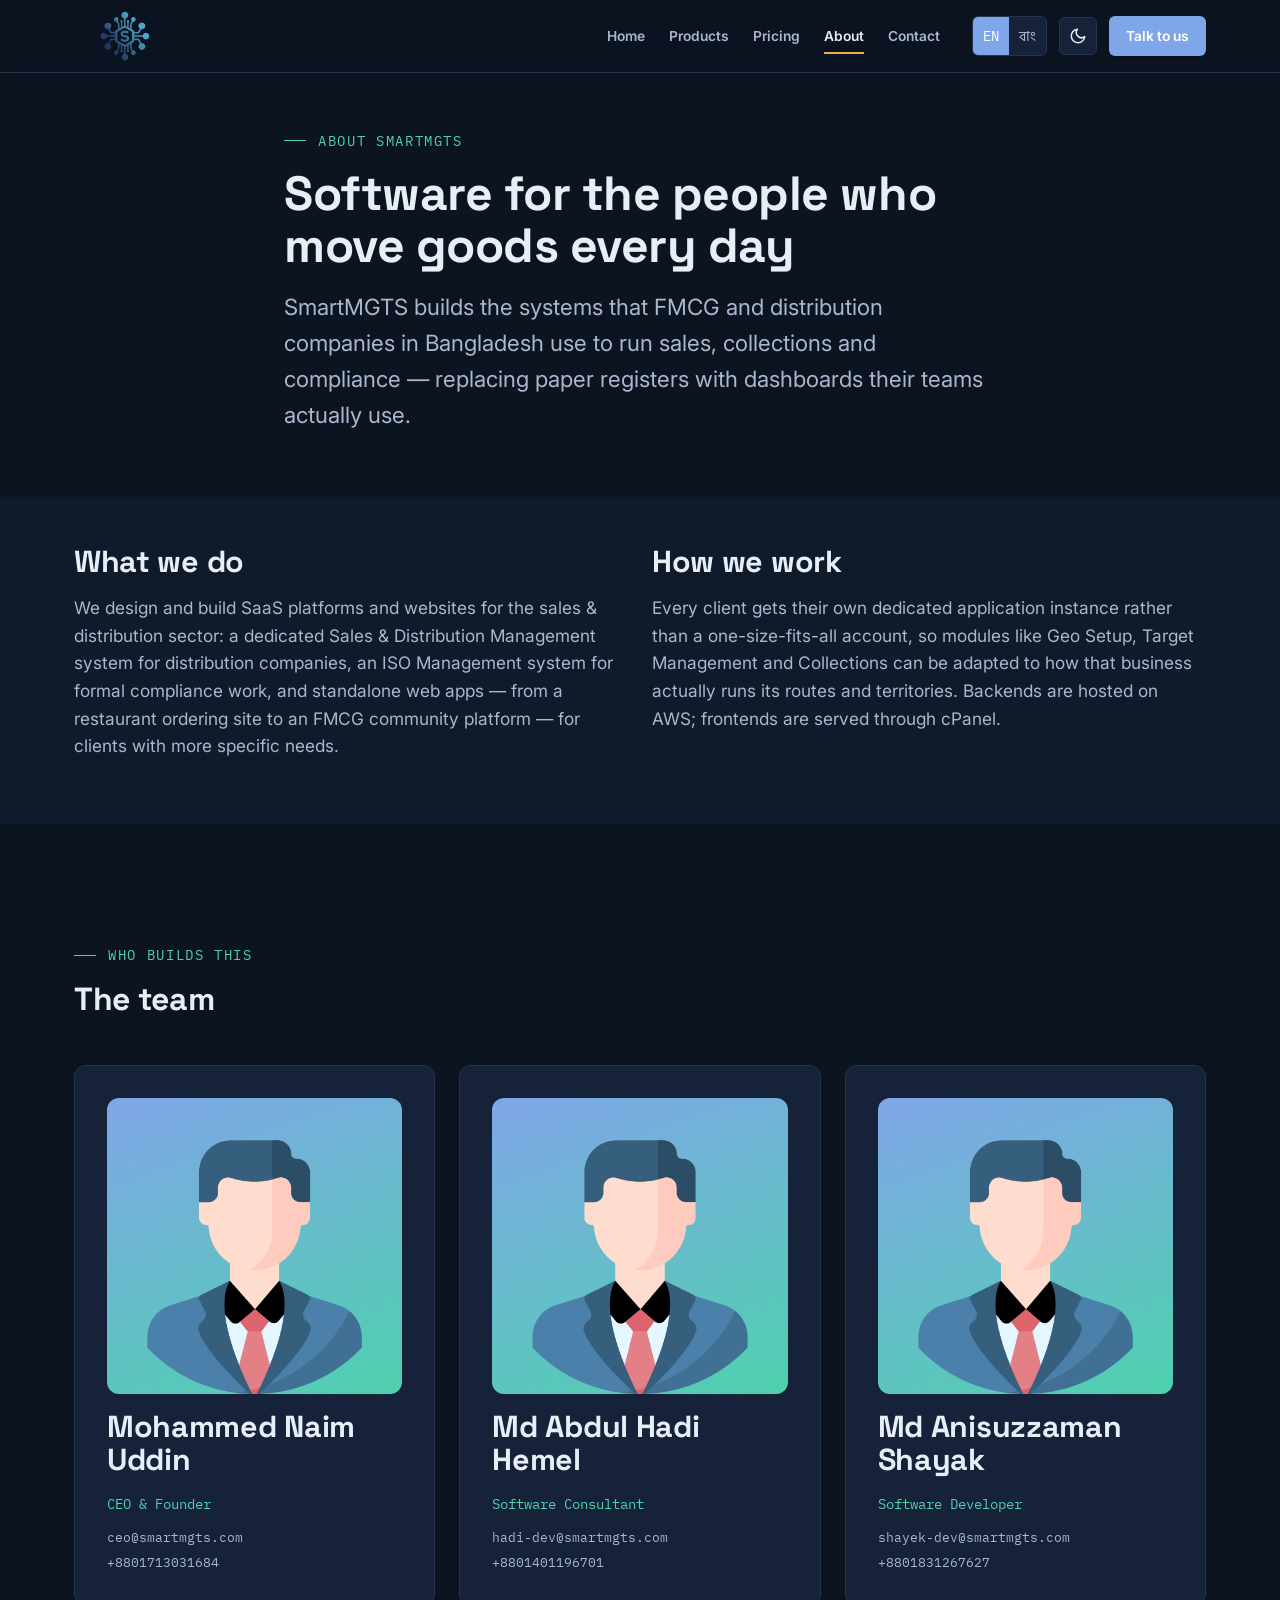
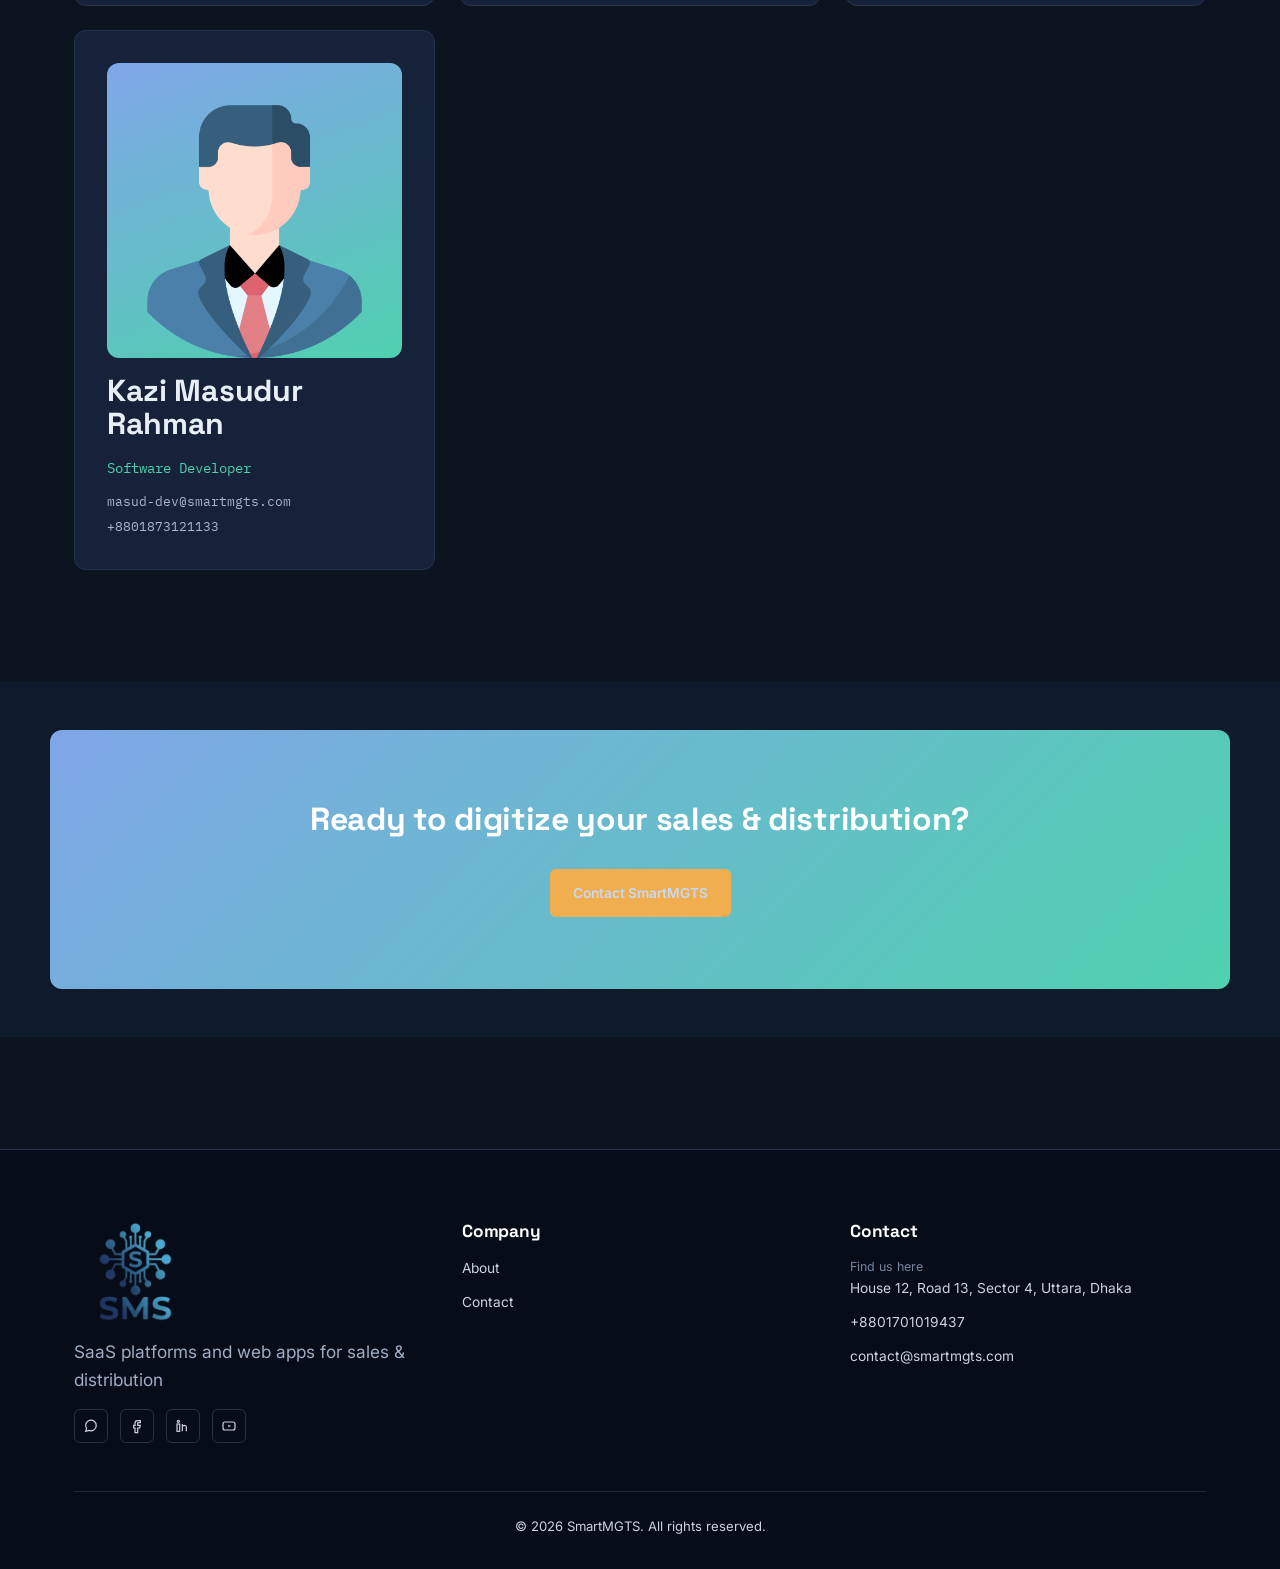
<file: about.html>
<!doctype html>
<html lang="en">
  <head>
    <meta charset="UTF-8" />
    <meta name="viewport" content="width=device-width, initial-scale=1" />
    <meta name="theme-color" content="#F2F5F4" />
    <title>About — SmartMGTS</title>
    <!-- favicon -->
    <link
      rel="apple-touch-icon"
      sizes="180x180"
      href="assets/images/favicon/apple-touch-icon.png"
    />
    <link
      rel="icon"
      type="image/png"
      sizes="32x32"
      href="assets/images/favicon/favicon-32x32.png"
    />
    <link
      rel="icon"
      type="image/png"
      sizes="16x16"
      href="assets/images/favicon/favicon-16x16.png"
    />
    <link rel="manifest" href="assets/images/favicon/site.webmanifest" />
    <!-- favicon -->
    <link rel="preconnect" href="https://fonts.googleapis.com" />
    <link
      href="https://fonts.googleapis.com/css2?family=Space+Grotesk:wght@500;600;700&family=Inter:wght@400;500;600;700&family=IBM+Plex+Mono:wght@400;500&family=Hind+Siliguri:wght@400;500;600;700&display=swap"
      rel="stylesheet"
    />
    <link rel="stylesheet" href="assets/css/variables.css" />
    <link rel="stylesheet" href="assets/css/base.css" />
    <link rel="stylesheet" href="assets/css/components.css" />
    <link rel="stylesheet" href="assets/css/animations.css" />
    <link rel="stylesheet" href="assets/css/responsive.css" />
    <link rel="stylesheet" href="assets/css/style.css" />
    <script>
      (function () {
        try {
          var t =
            localStorage.getItem("smartmgts-theme") ||
            (window.matchMedia("(prefers-color-scheme: dark)").matches
              ? "dark"
              : "light");
          document.documentElement.setAttribute("data-theme", t);
        } catch (e) {}
      })();
    </script>
  </head>
  <body>
    <a class="skip-link" href="#main">Skip to content</a>

    <header class="site-header">
      <div class="container site-header__bar">
        <a href="index.html" class="brand">
          <img
            src="/assets/images/logo_withoutText.png.png"
            alt="SmartMGTS logo"
            class="logo_img"
          />
        </a>

        <nav class="nav" id="primary-nav">
          <ul class="nav__list">
            <li>
              <a href="index.html" aria-current="page" data-i18n="nav.home"
                >Home</a
              >
            </li>
            <li>
              <a href="products.html" data-i18n="nav.products">Products</a>
            </li>
            <li><a href="pricing.html" data-i18n="nav.pricing">Pricing</a></li>
            <li><a href="about.html" data-i18n="nav.about">About</a></li>
            <li><a href="contact.html" data-i18n="nav.contact">Contact</a></li>
          </ul>
          <div class="nav__controls">
            <div class="lang-switch" role="group" aria-label="Language / ভাষা">
              <button type="button" data-lang="en" aria-pressed="true">
                EN
              </button>
              <button type="button" data-lang="bn" aria-pressed="false">
                বাং
              </button>
            </div>
            <button
              class="icon-btn"
              type="button"
              data-theme-toggle
              aria-pressed="false"
              data-i18n-aria="nav.themeAria"
              aria-label="Toggle light and dark mode"
            >
              <svg
                class="icon-sun"
                viewBox="0 0 24 24"
                fill="none"
                stroke="currentColor"
                stroke-width="2"
                stroke-linecap="round"
              >
                <circle cx="12" cy="12" r="4" />
                <path
                  d="M12 2v2M12 20v2M4.9 4.9l1.4 1.4M17.7 17.7l1.4 1.4M2 12h2M20 12h2M4.9 19.1l1.4-1.4M17.7 6.3l1.4-1.4"
                />
              </svg>
              <svg
                class="icon-moon"
                viewBox="0 0 24 24"
                fill="none"
                stroke="currentColor"
                stroke-width="2"
                stroke-linecap="round"
                stroke-linejoin="round"
              >
                <path d="M21 12.8A9 9 0 1 1 11.2 3a7 7 0 0 0 9.8 9.8Z" />
              </svg>
            </button>
            <a
              class="btn btn--primary btn--sm"
              href="contact.html"
              data-i18n="nav.cta"
              >Talk to us</a
            >
          </div>
        </nav>

        <button
          class="nav-toggle"
          type="button"
          data-nav-toggle
          aria-expanded="false"
          aria-controls="primary-nav"
          data-i18n-aria="nav.menuAria"
          aria-label="Toggle menu"
        >
          <svg
            viewBox="0 0 24 24"
            fill="none"
            stroke="currentColor"
            stroke-width="2"
            stroke-linecap="round"
          >
            <line x1="3" y1="6" x2="21" y2="6" />
            <line x1="3" y1="12" x2="21" y2="12" />
            <line x1="3" y1="18" x2="21" y2="18" />
          </svg>
        </button>
      </div>
    </header>

    <main id="main">
      <section class="section section--tight">
        <div class="container" style="max-width: 760px">
          <p class="eyebrow reveal" data-i18n="about.eyebrow">
            About SmartMGTS
          </p>
          <h1 class="reveal" data-i18n="about.title">
            Software for the people who move goods every day
          </h1>
          <p
            class="reveal"
            style="font-size: var(--step-1)"
            data-i18n="about.subtitle"
          >
            SmartMGTS builds the systems that FMCG and distribution companies in
            Bangladesh use to run sales, collections and compliance.
          </p>
        </div>
      </section>

      <section class="section section--tight section--alt">
        <div class="container grid grid--2">
          <div class="reveal">
            <h3 data-i18n="about.storyTitle">What we do</h3>
            <p data-i18n="about.storyBody">
              We design and build SaaS platforms and websites for the sales
              &amp; distribution sector.
            </p>
          </div>
          <div class="reveal">
            <h3 data-i18n="about.approachTitle">How we work</h3>
            <p data-i18n="about.approachBody">
              Every client gets their own dedicated application instance.
            </p>
          </div>
        </div>
      </section>

      <!-- <section class="section section--tight section--alt" id="leadership">
        <div class="container">
          <div class="section-head reveal">
            <p class="eyebrow" data-i18n="leadership.eyebrow">Leadership</p>
            <h2 data-i18n="leadership.title">Led by Mohammed Naim Uddin</h2>
            <p data-i18n="leadership.subtitle">
              Mohammed Naim Uddin is the CEO of Smart Management System
              (SmartMGTS), the company behind SmartMGTS and FDH (FMCG
              Distribution Hub) — software built for sales and distribution
              companies across Bangladesh.
            </p>
          </div>
          <div class="card reveal" style="padding: var(--sp-6)">
            <img src="" alt="" />
            <h3 itemprop="name">Mohammed Naim Uddin</h3>
            <p
              class="team-card__role"
              itemprop="jobTitle"
              data-i18n="leadership.role"
            >
              Chief Executive Officer, Smart Management System
            </p>
            <div class="team-card__meta">
              <a href="mailto:smartmgtsystem@gmail.com" itemprop="email"
                >smartmgtsystem@gmail.com</a
              >
              <a href="tel:+8801713031684" itemprop="telephone"
                >+8801713031684</a
              >
            </div>
          </div>
        </div>
      </section> -->

      <section class="section" id="team">
        <div class="container">
          <div class="section-head reveal">
            <p class="eyebrow" data-i18n="teamSection.eyebrow">
              Who builds this
            </p>
            <h2 data-i18n="about.teamTitle">The team</h2>
            <!-- <p data-i18n="about.teamSubtitle">
              Three people, covering consulting, development and delivery for
              every product on this site.
            </p> -->
          </div>
          <div class="grid grid--team">
            <div class="card team-card reveal">
              <!-- <div class="team-card__avatar">AH</div> -->
              <img
                src="assets/images/team/hadi.png"
                alt="Abdul Hadi Hemel"
                class="team-card__avatar"
              />
              <h3>Mohammed Naim Uddin</h3>
              <p class="team-card__role" data-i18n="team.naim.role">
                CEO &amp; Founder
              </p>
              <div class="team-card__meta">
                <a href="mailto:ceo@smartmgts.com"
                  >ceo@smartmgts.com</a
                >
                <a href="tel:+8801713031684">+8801713031684</a>
              </div>
            </div>
            <div class="card team-card reveal">
              <!-- <div class="team-card__avatar">AH</div> -->
              <img
                src="assets/images/team/hadi.png"
                alt="Abdul Hadi Hemel"
                class="team-card__avatar"
              />
              <h3>Md Abdul Hadi Hemel</h3>
              <p class="team-card__role" data-i18n="team.hemel.role">
                Software Consultant
              </p>
              <div class="team-card__meta">
                <a href="mailto:hadi-dev@smartmgts.com"
                  >hadi-dev@smartmgts.com</a
                >
                <a href="tel:+8801401196701">+8801401196701</a>
              </div>
            </div>

            <div class="card team-card reveal">
              <!-- <div class="team-card__avatar">AS</div> -->
              <img
                src="assets/images/team/hadi.png"
                alt="Md Anisuzzaman Shayak"
                class="team-card__avatar"
              />
              <h3>Md Anisuzzaman Shayak</h3>
              <p class="team-card__role" data-i18n="team.shayak.role">
                Software Developer
              </p>
              <div class="team-card__meta">
                <a href="mailto:shayek-dev@smartmgts.com"
                  >shayek-dev@smartmgts.com</a
                >
                <a href="tel:+8801831267627">+8801831267627</a>
              </div>
            </div>

            <div class="card team-card reveal">
              <!-- <div class="team-card__avatar">KM</div> -->
              <img
                src="assets/images/team/hadi.png"
                alt="Kazi Masudur Rahman"
                class="team-card__avatar"
              />
              <h3>Kazi Masudur Rahman</h3>
              <p class="team-card__role" data-i18n="team.masudur.role">
                Software Developer
              </p>
              <div class="team-card__meta">
                <a href="mailto:masud-dev@smartmgts.com"
                  >masud-dev@smartmgts.com</a
                >
                <a href="tel:+8801873121133">+8801873121133</a>
              </div>
            </div>
          </div>
        </div>
      </section>

      <section class="section section--tight section--alt">
        <div
          class="container card reveal"
          style="
            text-align: center;
            padding: var(--sp-7);
            background: linear-gradient(
              135deg,
              var(--color-brand),
              var(--color-route)
            );
            border: none;
          "
        >
          <h2 style="color: #fff" data-i18n="ctaBand.title">
            Ready to digitize your sales &amp; distribution?
          </h2>
          <a
            class="btn btn--accent"
            href="contact.html"
            style="margin-top: var(--sp-3)"
            data-i18n="ctaBand.cta"
            >Contact SmartMGTS</a
          >
        </div>
      </section>
    </main>

    <footer class="site-footer" id="footer-include"></footer>

    <script src="assets/js/theme.js"></script>
    <script src="assets/js/i18n.js"></script>
    <script src="assets/js/main.js"></script>
    <script src="assets/js/footer.js"></script>
  </body>
</html>
</file>
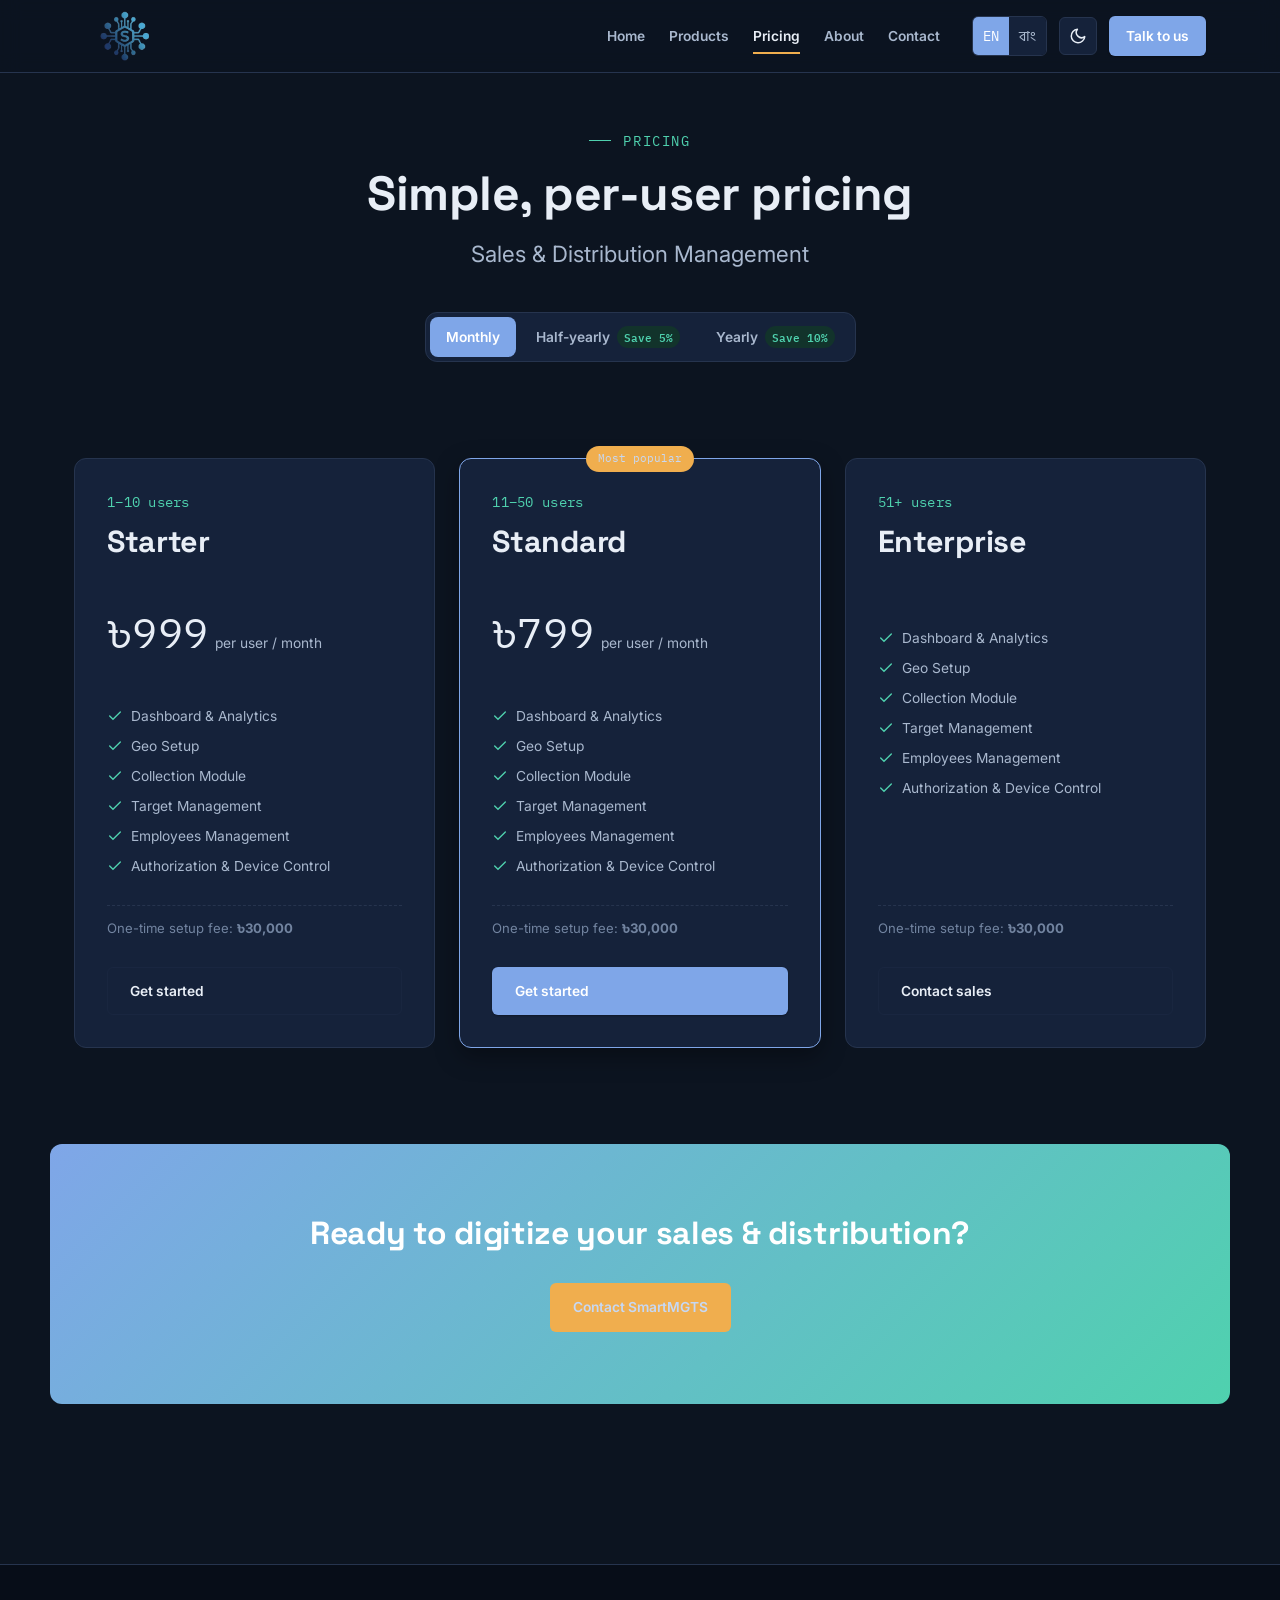
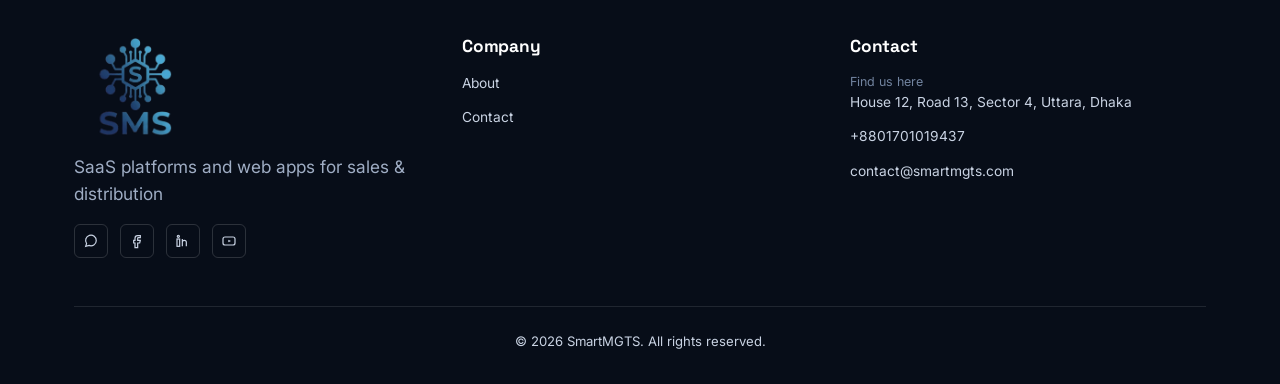
<file: pricing.html>
<!DOCTYPE html>
<html lang="en">
<head>
<meta charset="UTF-8">
<meta name="viewport" content="width=device-width, initial-scale=1">
<meta name="theme-color" content="#F2F5F4">
<title>Pricing — SmartMGTS</title>
<!-- favicon -->
    <link
      rel="apple-touch-icon"
      sizes="180x180"
      href="assets/images/favicon/apple-touch-icon.png"
    />
    <link
      rel="icon"
      type="image/png"
      sizes="32x32"
      href="assets/images/favicon/favicon-32x32.png"
    />
    <link
      rel="icon"
      type="image/png"
      sizes="16x16"
      href="assets/images/favicon/favicon-16x16.png"
    />
    <link rel="manifest" href="assets/images/favicon/site.webmanifest" />
    <!-- favicon -->
<link rel="preconnect" href="https://fonts.googleapis.com">
<link href="https://fonts.googleapis.com/css2?family=Space+Grotesk:wght@500;600;700&family=Inter:wght@400;500;600;700&family=IBM+Plex+Mono:wght@400;500&family=Hind+Siliguri:wght@400;500;600;700&display=swap" rel="stylesheet">
<link rel="stylesheet" href="assets/css/variables.css">
<link rel="stylesheet" href="assets/css/base.css">
<link rel="stylesheet" href="assets/css/components.css">
<link rel="stylesheet" href="assets/css/animations.css">
<link rel="stylesheet" href="assets/css/pricing.css">
<link rel="stylesheet" href="assets/css/responsive.css">
<link rel="stylesheet" href="assets/css/style.css" />
<script>
  (function () {
    try {
      var t = localStorage.getItem('smartmgts-theme') ||
        (window.matchMedia('(prefers-color-scheme: dark)').matches ? 'dark' : 'light');
      document.documentElement.setAttribute('data-theme', t);
    } catch (e) {}
  })();
</script>
</head>
<body>
<a class="skip-link" href="#main">Skip to content</a>

  <header class="site-header">
      <div class="container site-header__bar">
        <a href="index.html" class="brand">
          <img src="/assets/images/logo_withoutText.png.png" alt="SmartMGTS logo" class="logo_img" />
        </a>

        <nav class="nav" id="primary-nav">
          <ul class="nav__list">
            <li>
              <a href="index.html" aria-current="page" data-i18n="nav.home"
                >Home</a
              >
            </li>
           <li>
              <a href="products.html" data-i18n="nav.products">Products</a>
            </li>
            <li><a href="pricing.html" data-i18n="nav.pricing">Pricing</a></li>
            <li><a href="about.html" data-i18n="nav.about">About</a></li>
            <li><a href="contact.html" data-i18n="nav.contact">Contact</a></li>
          </ul>
          <div class="nav__controls">
            <div class="lang-switch" role="group" aria-label="Language / ভাষা">
              <button type="button" data-lang="en" aria-pressed="true">
                EN
              </button>
              <button type="button" data-lang="bn" aria-pressed="false">
                বাং
              </button>
            </div>
            <button
              class="icon-btn"
              type="button"
              data-theme-toggle
              aria-pressed="false"
              data-i18n-aria="nav.themeAria"
              aria-label="Toggle light and dark mode"
            >
              <svg
                class="icon-sun"
                viewBox="0 0 24 24"
                fill="none"
                stroke="currentColor"
                stroke-width="2"
                stroke-linecap="round"
              >
                <circle cx="12" cy="12" r="4" />
                <path
                  d="M12 2v2M12 20v2M4.9 4.9l1.4 1.4M17.7 17.7l1.4 1.4M2 12h2M20 12h2M4.9 19.1l1.4-1.4M17.7 6.3l1.4-1.4"
                />
              </svg>
              <svg
                class="icon-moon"
                viewBox="0 0 24 24"
                fill="none"
                stroke="currentColor"
                stroke-width="2"
                stroke-linecap="round"
                stroke-linejoin="round"
              >
                <path d="M21 12.8A9 9 0 1 1 11.2 3a7 7 0 0 0 9.8 9.8Z" />
              </svg>
            </button>
            <a
              class="btn btn--primary btn--sm"
              href="contact.html"
              data-i18n="nav.cta"
              >Talk to us</a
            >
          </div>
        </nav>

        <button
          class="nav-toggle"
          type="button"
          data-nav-toggle
          aria-expanded="false"
          aria-controls="primary-nav"
          data-i18n-aria="nav.menuAria"
          aria-label="Toggle menu"
        >
          <svg
            viewBox="0 0 24 24"
            fill="none"
            stroke="currentColor"
            stroke-width="2"
            stroke-linecap="round"
          >
            <line x1="3" y1="6" x2="21" y2="6" />
            <line x1="3" y1="12" x2="21" y2="12" />
            <line x1="3" y1="18" x2="21" y2="18" />
          </svg>
        </button>
      </div>
  </header>

<main id="main">

  <!-- ============ PRICING HERO + BILLING TOGGLE ============ -->
  <section class="section section--tight">
    <div class="container" style="max-width: 720px; text-align:center; margin-inline:auto;">
      <p class="eyebrow reveal" style="justify-content:center;" data-i18n="pricing.eyebrow">Pricing</p>
      <h1 class="reveal" data-i18n="pricing.title">Simple, per-user pricing</h1>
      <p class="reveal" style="font-size: var(--step-1);" data-i18n="pricing.subtitle">Sales &amp; Distribution Management</p>

      <div class="billing-toggle reveal" role="group" aria-label="Billing cycle" style="margin-top: var(--sp-4);">
        <button type="button" data-billing="monthly" aria-pressed="false">
          <span data-i18n="pricing.billing.monthly">Monthly</span>
        </button>
        <button type="button" data-billing="half" aria-pressed="false">
          <span data-i18n="pricing.billing.half">Half-yearly</span>
          <span class="save-tag" data-i18n="pricing.billing.halfNote">Save 5%</span>
        </button>
        <button type="button" data-billing="yearly" aria-pressed="false">
          <span data-i18n="pricing.billing.yearly">Yearly</span>
          <span class="save-tag" data-i18n="pricing.billing.yearlyNote">Save 10%</span>
        </button>
      </div>
    </div>
  </section>

  <!-- ============ TIER CARDS ============ -->
  <section class="section section--tight">
    <div class="container">
      <div class="grid grid--products">

        <div class="card price-card reveal">
          <span class="price-card__range mono" data-i18n="pricing.tiers.starter.range">1&ndash;10 users</span>
          <h3 data-i18n="pricing.tiers.starter.name">Starter</h3>
          <!-- <p data-i18n="pricing.tiers.starter.note">For a single point getting started with digital distribution.</p> -->
          <div class="price-amount">
            <span class="price-amount__num mono" data-tier-price="starter">৳999</span>
            <span class="price-amount__unit" data-i18n="pricing.perUser">per user / month</span>
          </div>
          <ul>
            <li><svg viewBox="0 0 24 24" fill="none" stroke="currentColor" stroke-width="2" stroke-linecap="round"><path d="M20 6 9 17l-5-5"/></svg><span data-i18n="features.dashboard.title">Dashboard &amp; Analytics</span></li>
            <li><svg viewBox="0 0 24 24" fill="none" stroke="currentColor" stroke-width="2" stroke-linecap="round"><path d="M20 6 9 17l-5-5"/></svg><span data-i18n="features.geo.title">Geo Setup</span></li>
            <li><svg viewBox="0 0 24 24" fill="none" stroke="currentColor" stroke-width="2" stroke-linecap="round"><path d="M20 6 9 17l-5-5"/></svg><span data-i18n="features.collection.title">Collection Module</span></li>
            <li><svg viewBox="0 0 24 24" fill="none" stroke="currentColor" stroke-width="2" stroke-linecap="round"><path d="M20 6 9 17l-5-5"/></svg><span data-i18n="features.targets.title">Target Management</span></li>
            <li><svg viewBox="0 0 24 24" fill="none" stroke="currentColor" stroke-width="2" stroke-linecap="round"><path d="M20 6 9 17l-5-5"/></svg><span data-i18n="features.employees.title">Employees Management</span></li>
            <li><svg viewBox="0 0 24 24" fill="none" stroke="currentColor" stroke-width="2" stroke-linecap="round"><path d="M20 6 9 17l-5-5"/></svg><span data-i18n="features.auth.title">Authorization &amp; Device Control</span></li>
          </ul>
          <p class="price-card__setup"><span data-i18n="pricing.setupFeeLabel">One-time setup fee</span>: <strong>৳30,000</strong></p>
          <a class="btn btn--ghost" href="contact.html" data-i18n="pricing.cta.getStarted">Get started</a>
        </div>

        <div class="card price-card price-card--popular reveal">
          <span class="price-card__popular-tag" data-i18n="pricing.mostPopular">Most popular</span>
          <span class="price-card__range mono" data-i18n="pricing.tiers.standard.range">11&ndash;50 users</span>
          <h3 data-i18n="pricing.tiers.standard.name">Standard</h3>
          <!-- <p data-i18n="pricing.tiers.standard.note">For growing teams running multiple routes and points.</p> -->
          <div class="price-amount">
            <span class="price-amount__num mono" data-tier-price="standard">৳799</span>
            <span class="price-amount__unit" data-i18n="pricing.perUser">per user / month</span>
          </div>
          <ul>
            <li><svg viewBox="0 0 24 24" fill="none" stroke="currentColor" stroke-width="2" stroke-linecap="round"><path d="M20 6 9 17l-5-5"/></svg><span data-i18n="features.dashboard.title">Dashboard &amp; Analytics</span></li>
            <li><svg viewBox="0 0 24 24" fill="none" stroke="currentColor" stroke-width="2" stroke-linecap="round"><path d="M20 6 9 17l-5-5"/></svg><span data-i18n="features.geo.title">Geo Setup</span></li>
            <li><svg viewBox="0 0 24 24" fill="none" stroke="currentColor" stroke-width="2" stroke-linecap="round"><path d="M20 6 9 17l-5-5"/></svg><span data-i18n="features.collection.title">Collection Module</span></li>
            <li><svg viewBox="0 0 24 24" fill="none" stroke="currentColor" stroke-width="2" stroke-linecap="round"><path d="M20 6 9 17l-5-5"/></svg><span data-i18n="features.targets.title">Target Management</span></li>
            <li><svg viewBox="0 0 24 24" fill="none" stroke="currentColor" stroke-width="2" stroke-linecap="round"><path d="M20 6 9 17l-5-5"/></svg><span data-i18n="features.employees.title">Employees Management</span></li>
            <li><svg viewBox="0 0 24 24" fill="none" stroke="currentColor" stroke-width="2" stroke-linecap="round"><path d="M20 6 9 17l-5-5"/></svg><span data-i18n="features.auth.title">Authorization &amp; Device Control</span></li>
          </ul>
          <p class="price-card__setup"><span data-i18n="pricing.setupFeeLabel">One-time setup fee</span>: <strong>৳30,000</strong></p>
          <a class="btn btn--primary" href="contact.html" data-i18n="pricing.cta.getStarted">Get started</a>
        </div>

        <div class="card price-card reveal">
          <span class="price-card__range mono" data-i18n="pricing.tiers.enterprise.range">51+ users</span>
          <h3 data-i18n="pricing.tiers.enterprise.name">Enterprise</h3>
          <!-- <p data-i18n="pricing.tiers.enterprise.note">For multi-region operations that need custom terms.</p> -->
          <!-- <div class="price-amount">
            <span class="price-amount__num mono" data-i18n="pricing.cta.contactSales">Contact sales</span>
          </div> -->
          <span class="price-card__billed mono">&nbsp;</span>
          <ul>
            <li><svg viewBox="0 0 24 24" fill="none" stroke="currentColor" stroke-width="2" stroke-linecap="round"><path d="M20 6 9 17l-5-5"/></svg><span data-i18n="features.dashboard.title">Dashboard &amp; Analytics</span></li>
            <li><svg viewBox="0 0 24 24" fill="none" stroke="currentColor" stroke-width="2" stroke-linecap="round"><path d="M20 6 9 17l-5-5"/></svg><span data-i18n="features.geo.title">Geo Setup</span></li>
            <li><svg viewBox="0 0 24 24" fill="none" stroke="currentColor" stroke-width="2" stroke-linecap="round"><path d="M20 6 9 17l-5-5"/></svg><span data-i18n="features.collection.title">Collection Module</span></li>
            <li><svg viewBox="0 0 24 24" fill="none" stroke="currentColor" stroke-width="2" stroke-linecap="round"><path d="M20 6 9 17l-5-5"/></svg><span data-i18n="features.targets.title">Target Management</span></li>
            <li><svg viewBox="0 0 24 24" fill="none" stroke="currentColor" stroke-width="2" stroke-linecap="round"><path d="M20 6 9 17l-5-5"/></svg><span data-i18n="features.employees.title">Employees Management</span></li>
            <li><svg viewBox="0 0 24 24" fill="none" stroke="currentColor" stroke-width="2" stroke-linecap="round"><path d="M20 6 9 17l-5-5"/></svg><span data-i18n="features.auth.title">Authorization &amp; Device Control</span></li>
          </ul>
          <p class="price-card__setup"><span data-i18n="pricing.setupFeeLabel">One-time setup fee</span>: <strong>৳30,000</strong></p>
          <a class="btn btn--ghost" href="contact.html" data-i18n="pricing.cta.contactSales">Contact sales</a>
        </div>

      </div>
    </div>
  </section>

  <!-- ============ CALCULATOR ============ -->
  <!-- <section class="section section--tight section--alt">
    <div class="container" style="max-width: 900px;">
      <div class="card reveal">
        <h3 data-i18n="pricing.calc.title">Estimate your monthly cost</h3>
        <div class="calc-box" style="margin-top: var(--sp-4);">
          <div>
            <label for="calc-users" style="display:block; font-size: var(--step--1); font-weight:600; margin-bottom: var(--sp-2);" data-i18n="pricing.calc.label">Number of users</label>
            <input type="range" id="calc-users" min="1" max="500" value="10" step="1">
            <p class="calc-users-display" style="margin-top: var(--sp-2);"><span id="calc-users-display">10</span></p>
          </div>
          <div>
            <div id="calc-result-rows" class="calc-result">
              <div class="calc-result__row"><span data-i18n="pricing.calc.tierLabel">Tier</span><span id="calc-tier">Starter</span></div>
              <div class="calc-result__row"><span data-i18n="pricing.calc.priceLabel">Price per user</span><span id="calc-price">৳999</span></div>
              <div class="calc-result__row calc-result__row--total"><span data-i18n="pricing.calc.totalLabel">Estimated total</span><span id="calc-total">৳9,990</span></div>
            </div>
            <p class="form-note" data-i18n="pricing.calc.perMonthNote">per month, before the one-time setup fee</p>
            <p class="form-note" id="calc-enterprise-note" hidden data-i18n="pricing.calc.enterpriseNote">51+ users is priced individually.</p>
          </div>
        </div>
      </div>
    </div>
  </section> -->

  <!-- ============ CTA ============ -->
  <section class="section section--tight">
    <div class="container card reveal" style="text-align:center; padding: var(--sp-7); background: linear-gradient(135deg, var(--color-brand), var(--color-route)); border: none;">
      <h2 style="color:#fff;" data-i18n="ctaBand.title">Ready to digitize your sales &amp; distribution?</h2>
      <a class="btn btn--accent" href="contact.html" style="margin-top:var(--sp-3);" data-i18n="ctaBand.cta">Contact SmartMGTS</a>
    </div>
  </section>

</main>

<footer class="site-footer" id="footer-include"></footer>

<script src="assets/js/theme.js"></script>
<script src="assets/js/i18n.js"></script>
<script src="assets/js/main.js"></script>
<script src="assets/js/pricing.js"></script>
<script src="assets/js/footer.js"></script>
</body>
</html>
</file>
<file: assets/css/variables.css>
/* ==========================================================================
   SmartMGTS — Design Tokens
   Theme: "Ledger & Route" — deep navy ink, mango signal, route-line teal.
   Grounded in the product's own world: geo routes, ledgers, SKU dashboards.
   ========================================================================== */

:root {
  /* ---- Type ---- */
  --font-display: 'Space Grotesk', 'Hind Siliguri', sans-serif;
  --font-body: 'Inter', 'Hind Siliguri', sans-serif;
  --font-bn: 'Hind Siliguri', 'Inter', sans-serif;
  --font-mono: 'IBM Plex Mono', 'Hind Siliguri', monospace;

  --step--1: clamp(0.78rem, 0.75rem + 0.2vw, 0.86rem);
  --step-0:  clamp(1rem, 0.96rem + 0.25vw, 1.08rem);
  --step-1:  clamp(1.2rem, 1.1rem + 0.5vw, 1.4rem);
  --step-2:  clamp(1.5rem, 1.3rem + 1vw, 1.9rem);
  --step-3:  clamp(1.9rem, 1.5rem + 2vw, 2.6rem);
  --step-4:  clamp(2.4rem, 1.8rem + 3vw, 3.6rem);
  --step-5:  clamp(3rem, 2.1rem + 4.5vw, 5rem);

  /* ---- Spacing (8px rhythm) ---- */
  --sp-1: 0.5rem;
  --sp-2: 0.75rem;
  --sp-3: 1rem;
  --sp-4: 1.5rem;
  --sp-5: 2rem;
  --sp-6: 3rem;
  --sp-7: 4.5rem;
  --sp-8: 7rem;

  --radius-s: 6px;
  --radius-m: 12px;
  --radius-l: 20px;
  --container: 1180px;

  --ease: cubic-bezier(.2, .8, .2, 1);
  --dur-fast: 160ms;
  --dur: 320ms;

  color-scheme: light;

  /* ---- Light theme ---- */
  --color-bg: #F2F5F4;
  --color-bg-alt: #E8EEEC;
  --color-surface: #FFFFFF;
  --color-surface-raised: #FFFFFF;
  --color-ink: #142033;
  --color-ink-soft: #4C5C72;
  --color-ink-faint: #7C8AA0;
  --color-border: #DCE3E0;
  --color-border-strong: #C3CDC9;

  --color-brand: #1B3B6F;
  --color-brand-ink: #0E2549;
  --color-accent: #D98C1F;
  --color-accent-ink: #8A570E;
  --color-route: #24806B;
  --color-route-soft: #DCEFE9;
  --color-danger: #B14435;
  --color-danger-soft: #F6E2DE;

  --shadow-s: 0 1px 2px rgba(20, 32, 51, 0.06);
  --shadow-m: 0 8px 24px rgba(20, 32, 51, 0.08);
  --shadow-l: 0 20px 48px rgba(20, 32, 51, 0.14);

  --grain-opacity: 0.035;
}

[data-theme="dark"] {
  color-scheme: dark;

  --color-bg: #0C1420;
  --color-bg-alt: #0F1A2A;
  --color-surface: #15223A;
  --color-surface-raised: #182742;
  --color-ink: #E8EEF6;
  --color-ink-soft: #A9B8CE;
  --color-ink-faint: #7284A0;
  --color-border: #26344E;
  --color-border-strong: #34456524;

  --color-brand: #7FA6E8;
  --color-brand-ink: #C6D8F4;
  --color-accent: #F0AE4E;
  --color-accent-ink: #FBD498;
  --color-route: #4FD1AE;
  --color-route-soft: #12332B;
  --color-danger: #E6796A;
  --color-danger-soft: #3A2020;

  --shadow-s: 0 1px 2px rgba(0, 0, 0, 0.3);
  --shadow-m: 0 8px 24px rgba(0, 0, 0, 0.35);
  --shadow-l: 0 24px 56px rgba(0, 0, 0, 0.5);

  --grain-opacity: 0.05;
}
</file>
<file: assets/css/base.css>
/* ==========================================================================
   Base — reset, typography, layout primitives
   ========================================================================== */

*, *::before, *::after { box-sizing: border-box; }
html { scroll-behavior: smooth; }
@media (prefers-reduced-motion: reduce) {
  html { scroll-behavior: auto; }
  *, *::before, *::after { animation-duration: 0.01ms !important; animation-iteration-count: 1 !important; transition-duration: 0.01ms !important; }
}

body {
  margin: 0;
  background: var(--color-bg);
  color: var(--color-ink);
  font-family: var(--font-body);
  font-size: var(--step-0);
  line-height: 1.6;
  -webkit-font-smoothing: antialiased;
  transition: background var(--dur) var(--ease), color var(--dur) var(--ease);
}

html[lang="bn"] body,
body.lang-bn { font-family: var(--font-bn); }

img { max-width: 100%; display: block; }
a { color: inherit; text-decoration: none; }
button { font: inherit; cursor: pointer; }
ul { margin: 0; padding: 0; list-style: none; }

h1, h2, h3, h4 {
  font-family: var(--font-display);
  line-height: 1.1;
  margin: 0 0 var(--sp-3);
  letter-spacing: -0.01em;
  color: var(--color-ink);
}
html[lang="bn"] h1, html[lang="bn"] h2, html[lang="bn"] h3, html[lang="bn"] h4 {
  font-family: var(--font-bn);
  letter-spacing: 0;
}

h1 { font-size: var(--step-5); }
h2 { font-size: var(--step-4); }
h3 { font-size: var(--step-2); }
h4 { font-size: var(--step-1); }

p { margin: 0 0 var(--sp-3); color: var(--color-ink-soft); }

.mono { font-family: var(--font-mono); letter-spacing: 0.02em; }

::selection { background: var(--color-accent); color: var(--color-brand-ink); }

:focus-visible {
  outline: 2px solid var(--color-accent);
  outline-offset: 3px;
  border-radius: 4px;
}

/* ---- Layout primitives ---- */
.container {
  width: 100%;
  max-width: var(--container);
  margin-inline: auto;
  padding-inline: var(--sp-4);
}

.section {
  padding-block: var(--sp-8);
  position: relative;
}
.section--tight { padding-block: var(--sp-6); }
.section--alt { background: var(--color-bg-alt); }

.eyebrow {
  display: inline-flex;
  align-items: center;
  gap: var(--sp-2);
  font-family: var(--font-mono);
  font-size: var(--step--1);
  letter-spacing: 0.12em;
  text-transform: uppercase;
  color: var(--color-route);
  margin-bottom: var(--sp-3);
}
.eyebrow::before {
  content: "";
  width: 22px;
  height: 1px;
  background: var(--color-route);
  border-top: 1px dashed var(--color-route);
  display: inline-block;
}

.section-head {
  max-width: 640px;
  margin-bottom: var(--sp-6);
}
.section-head--center { max-width: 640px; margin-inline: auto; text-align: center; }

.visually-hidden {
  position: absolute;
  width: 1px; height: 1px;
  overflow: hidden;
  clip: rect(0 0 0 0);
  white-space: nowrap;
}

.skip-link {
  position: absolute;
  left: var(--sp-3);
  top: -100px;
  background: var(--color-brand);
  color: #fff;
  padding: var(--sp-2) var(--sp-3);
  border-radius: var(--radius-s);
  z-index: 200;
  transition: top var(--dur-fast) var(--ease);
}
.skip-link:focus { top: var(--sp-3); }
</file>
<file: assets/css/components.css>
/* ==========================================================================
   Components
   ========================================================================== */

/* ---- Header ---- */
.site-header {
  position: sticky;
  top: 0;
  z-index: 100;
  background: color-mix(in srgb, var(--color-bg) 88%, transparent);
  backdrop-filter: blur(10px);
  border-bottom: 1px solid var(--color-border);
}
.site-header__bar {
  display: flex;
  align-items: center;
  justify-content: space-between;
  gap: var(--sp-4);
  padding-block: var(--sp-3);
}
.brand {
  display: flex;
  align-items: center;
  gap: var(--sp-2);
  font-family: var(--font-display);
  font-weight: 700;
  font-size: var(--step-1);
  color: var(--color-ink);
}
.brand__mark {
  width: 32px;
  height: 32px;
  flex-shrink: 0;
}
.brand__mark path {
  stroke: var(--color-brand);
}
.brand__mark circle {
  fill: var(--color-accent);
}

.nav {
  display: flex;
  align-items: center;
  gap: var(--sp-5);
}
.nav__list {
  display: flex;
  gap: var(--sp-4);
  font-size: var(--step--1);
  font-weight: 600;
}
.nav__list a {
  position: relative;
  padding-block: 4px;
  color: var(--color-ink-soft);
  transition: color var(--dur-fast) var(--ease);
}
.nav__list a:hover,
.nav__list a[aria-current="page"] {
  color: var(--color-ink);
}
.nav__list a[aria-current="page"]::after {
  content: "";
  position: absolute;
  left: 0;
  right: 0;
  bottom: -6px;
  height: 2px;
  background: var(--color-accent);
}

.nav__controls {
  display: flex;
  align-items: center;
  gap: var(--sp-2);
}

.icon-btn {
  display: inline-flex;
  align-items: center;
  justify-content: center;
  width: 38px;
  height: 38px;
  border-radius: var(--radius-s);
  border: 1px solid var(--color-border);
  background: var(--color-surface);
  color: var(--color-ink);
  transition:
    border-color var(--dur-fast) var(--ease),
    transform var(--dur-fast) var(--ease);
}
.icon-btn:hover {
  border-color: var(--color-brand);
  transform: translateY(-1px);
}
.icon-btn svg {
  width: 18px;
  height: 18px;
}
.icon-btn .icon-moon {
  display: none;
}
[data-theme="dark"] .icon-btn .icon-sun {
  display: none;
}
[data-theme="dark"] .icon-btn .icon-moon {
  display: block;
}

.lang-switch {
  display: flex;
  border: 1px solid var(--color-border);
  border-radius: var(--radius-s);
  overflow: hidden;
  font-family: var(--font-mono);
  font-size: var(--step--1);
}
.lang-switch button {
  background: var(--color-surface);
  color: var(--color-ink-soft);
  border: 0;
  padding: 8px 10px;
  transition:
    background var(--dur-fast) var(--ease),
    color var(--dur-fast) var(--ease);
}
.lang-switch button[aria-pressed="true"] {
  background: var(--color-brand);
  color: #fff;
}

.nav-toggle {
  display: none;
  border: 1px solid var(--color-border);
  background: var(--color-surface);
  border-radius: var(--radius-s);
  width: 38px;
  height: 38px;
  align-items: center;
  justify-content: center;
}
.nav-toggle svg {
  width: 20px;
  height: 20px;
}

/* ---- Buttons ---- */
.btn {
  display: inline-flex;
  align-items: center;
  gap: var(--sp-2);
  padding: 12px 22px;
  border-radius: var(--radius-s);
  font-weight: 600;
  font-size: var(--step--1);
  border: 1px solid transparent;
  transition:
    transform var(--dur-fast) var(--ease),
    box-shadow var(--dur-fast) var(--ease),
    background var(--dur-fast) var(--ease);
  white-space: nowrap;
}
.btn:hover {
  transform: translateY(-2px);
}
.btn--primary {
  background: var(--color-brand);
  color: #fff;
  box-shadow: var(--shadow-s);
}
.btn--primary:hover {
  box-shadow: var(--shadow-m);
}
.btn--accent {
  background: var(--color-accent);
  color: var(--color-brand-ink);
}
.btn--ghost {
  background: transparent;
  border-color: var(--color-border-strong);
  color: var(--color-ink);
}
.btn--ghost:hover {
  border-color: var(--color-brand);
}
.btn--sm {
  padding: 8px 16px;
  font-size: var(--step--1);
}

/* ---- Badges ---- */
.badge {
  display: inline-flex;
  align-items: center;
  gap: 6px;
  font-family: var(--font-mono);
  font-size: 0.72rem;
  letter-spacing: 0.04em;
  text-transform: uppercase;
  padding: 4px 9px;
  border-radius: 999px;
  border: 1px solid var(--color-border-strong);
}
.badge--live {
  color: var(--color-route);
  border-color: var(--color-route);
  background: var(--color-route-soft);
}
.badge--dev {
  color: var(--color-accent-ink);
  border-color: var(--color-accent);
  background: color-mix(in srgb, var(--color-accent) 16%, transparent);
}
.badge--live::before {
  content: "";
  width: 6px;
  height: 6px;
  border-radius: 50%;
  background: currentColor;
}

/* ---- Cards ---- */
.card {
  background: var(--color-surface);
  border: 1px solid var(--color-border);
  border-radius: var(--radius-m);
  padding: var(--sp-5);
  transition:
    transform var(--dur) var(--ease),
    box-shadow var(--dur) var(--ease),
    border-color var(--dur) var(--ease);
}
.card_img_container {
  width: 100%;
  aspect-ratio: 1.5;
  overflow: hidden;
  border-radius: var(--radius-m);
}

.card_img_container img {
  width: 100%;
  height: 100%;
  object-fit: cover;
}
.card:hover {
  transform: translateY(-4px);
  box-shadow: var(--shadow-m);
  border-color: var(--color-border-strong);
}

.card--product {
  display: flex;
  flex-direction: column;
  gap: var(--sp-3);
  height: 100%;
}
.card--product__top {
  display: flex;
  align-items: flex-start;
  justify-content: space-between;
  gap: var(--sp-2);
}
.card--product__icon {
  width: 44px;
  height: 44px;
  border-radius: var(--radius-s);
  background: var(--color-route-soft);
  color: var(--color-route);
  display: flex;
  align-items: center;
  justify-content: center;
}
.card--product__icon svg {
  width: 22px;
  height: 22px;
}
.card--product__links {
  display: flex;
  flex-wrap: wrap;
  gap: var(--sp-2);
  margin-top: auto;
  padding-top: var(--sp-2);
}
.card--product__links a {
  font-family: var(--font-mono);
  font-size: 0.78rem;
  color: var(--color-brand);
  border-bottom: 1px dashed var(--color-brand);
}
.card--product__tag {
  font-family: var(--font-mono);
  font-size: 0.72rem;
  color: var(--color-ink-faint);
}

.feature-card {
  text-align: left;
}
.feature-card__index {
  font-family: var(--font-mono);
  font-size: var(--step--1);
  color: var(--color-route);
}

.card_img_container {
  position: relative;
}

.badge--on-image {
  position: absolute;
  top: 10px;
  right: 10px;
  z-index: 2;
}

.card--product_title {
  font-size: 18px;
  margin: 0px;
}

.card--product__desc {
  font-size: 15px;
}
/* ---- Grids ---- */
.grid {
  display: grid;
  gap: var(--sp-4);
}
.grid--products {
  grid-template-columns: repeat(3, 1fr);
}
.grid--features {
  grid-template-columns: repeat(3, 1fr);
}
.grid--team {
  grid-template-columns: repeat(3, 1fr);
}
.grid--2 {
  grid-template-columns: 1fr 1fr;
}

/* ---- Stat strip ---- */
.stat-strip {
  display: flex;
  flex-wrap: wrap;
  gap: var(--sp-6);
  padding: var(--sp-4) 0;
  border-top: 1px solid var(--color-border);
  border-bottom: 1px solid var(--color-border);
}
.stat {
  display: flex;
  flex-direction: column;
  gap: 4px;
}
.stat__num {
  font-family: var(--font-mono);
  font-size: var(--step-2);
  color: var(--color-ink);
}
.stat__label {
  font-size: var(--step--1);
  color: var(--color-ink-soft);
}

/* ---- Team ---- */
.team-card {
  text-align: left;
}
.team-card__avatar {
  width: 100%;
  aspect-ratio: 1;
  border-radius: var(--radius-m);
  background: linear-gradient(160deg, var(--color-brand), var(--color-route));
  display: flex;
  align-items: center;
  justify-content: center;
  color: #fff;
  font-family: var(--font-display);
  font-size: var(--step-3);
  margin-bottom: var(--sp-3);
  object-fit: cover;
  object-position: top;
}
.team-card__role {
  color: var(--color-route);
  font-family: var(--font-mono);
  font-size: var(--step--1);
  margin-bottom: var(--sp-2);
}
.team-card__meta {
  display: flex;
  flex-direction: column;
  gap: 4px;
  font-family: var(--font-mono);
  font-size: 0.82rem;
  color: var(--color-ink-soft);
}
.team-card__meta a {
  color: var(--color-ink-soft);
}
.team-card__meta a:hover {
  color: var(--color-brand);
}

/* ---- Route divider ---- */
.route-divider {
  display: flex;
  align-items: center;
  gap: var(--sp-2);
  margin-block: var(--sp-6);
  color: var(--color-route);
}
.route-divider::before,
.route-divider::after {
  content: "";
  flex: 1;
  height: 0;
  border-top: 1.5px dashed var(--color-border-strong);
}

/* ---- Footer ---- */
.site-footer {
  background: var(--color-brand-ink, var(--color-surface));
  border-top: 1px solid var(--color-border);
  padding-block: var(--sp-7) var(--sp-5);
  margin-top: var(--sp-8);
}
[data-theme="light"] .site-footer,
:root:not([data-theme="dark"]) .site-footer {
  background: #101b30;
  color: #c9d3e3;
}
[data-theme="dark"] .site-footer {
  background: #070d18;
}
.site-footer,
.site-footer * {
  color: #c9d3e3;
}
.site-footer img {
  width: 120px;
  height: 100px;
  object-fit: contain;
}
.site-footer h4 {
  color: #fff;
  font-size: var(--step-0);
  margin-bottom: var(--sp-3);
}
.site-footer a:hover {
  color: var(--color-accent);
}
.footer-grid {
  display: grid;
  grid-template-columns: 4fr 4fr 4fr;
  gap: var(--sp-5);
  margin-bottom: var(--sp-6);
}
.footer-grid p {
  color: #9fadc4;
}
.footer-links li {
  margin-bottom: var(--sp-2);
  font-size: var(--step--1);
}
.footer-bottom {
  display: flex;
  justify-content: center;
  flex-wrap: wrap;
  gap: var(--sp-2);
  padding-top: var(--sp-4);
  border-top: 1px solid rgba(255, 255, 255, 0.1);
  font-size: 0.82rem;
  color: #7284a0;
}
.social-row {
  display: flex;
  gap: var(--sp-2);
}
.social-row a {
  width: 34px;
  height: 34px;
  border: 1px solid rgba(255, 255, 255, 0.15);
  border-radius: var(--radius-s);
  display: flex;
  align-items: center;
  justify-content: center;
}
.social-row svg {
  width: 16px;
  height: 16px;
}

/* ---- Forms ---- */
.form-field {
  margin-bottom: var(--sp-4);
}
.form-field label {
  display: block;
  font-size: var(--step--1);
  font-weight: 600;
  margin-bottom: 6px;
  color: var(--color-ink);
}
.form-field input,
.form-field textarea,
.form-field select {
  width: 100%;
  padding: 12px 14px;
  border-radius: var(--radius-s);
  border: 1px solid var(--color-border-strong);
  background: var(--color-surface);
  color: var(--color-ink);
  font: inherit;
  transition: border-color var(--dur-fast) var(--ease);
}
.form-field input:focus,
.form-field textarea:focus {
  border-color: var(--color-brand);
}
.form-note {
  font-size: 0.82rem;
  color: var(--color-ink-faint);
}

/* ---- FAQ ---- */
.faq-item {
  border-bottom: 1px solid var(--color-border);
  padding-block: var(--sp-3);
}
.faq-item summary {
  cursor: pointer;
  font-weight: 600;
  font-family: var(--font-display);
  font-size: var(--step-0);
  list-style: none;
  display: flex;
  justify-content: space-between;
  gap: var(--sp-3);
}
.faq-item summary::-webkit-details-marker {
  display: none;
}
.faq-item summary::after {
  content: "+";
  font-family: var(--font-mono);
  color: var(--color-route);
}
.faq-item[open] summary::after {
  content: "\2212";
}
.faq-item p {
  margin-top: var(--sp-2);
}

/* popup image */
.lightbox {
  position: fixed;
  inset: 0;
  display: none;
  align-items: center;
  justify-content: center;
  background: rgba(0, 0, 0, 0.85);
  z-index: 1000;
  padding: var(--sp-4);
}

.lightbox.is-open {
  display: flex;
}

.lightbox__img {
  max-width: 90vw;
  max-height: 90vh;
  border-radius: var(--sp-2);
  box-shadow: var(--shadow-md);
}

.lightbox__close {
  position: absolute;
  top: var(--sp-4);
  right: var(--sp-4);
  width: 44px;
  height: 44px;
  display: flex;
  align-items: center;
  justify-content: center;
  border: none;
  border-radius: 50%;
  background: rgba(255, 255, 255, 0.15);
  color: #fff;
  cursor: pointer;
  transition: background 0.2s ease;
}

.lightbox__close:hover {
  background: rgba(255, 255, 255, 0.3);
}

.lightbox__close svg {
  width: 22px;
  height: 22px;
}



/* * ============ TESTIMONIALS CAROUSEL ============ */ */
/* Append to assets/css/components.css (uses the same --sp-*, --color-*, --shadow-* tokens as the rest of the site) */
 
.testimonial-carousel {
  user-select: none;
  display: flex;
  align-items: center;
  gap: var(--sp-3);
  margin-top: var(--sp-6);
}
 
.testimonial-viewport {
  overflow: hidden;
  width: 100%;
}
 
.testimonial-track {
  display: flex;
  gap: var(--sp-4);
  list-style: none;
  margin: 0;
  padding: 0;
  transition: transform 0.45s cubic-bezier(0.65, 0, 0.35, 1);
  will-change: transform;
}
 
.testimonial-card {
  flex: 0 0 100%;
  max-width: 100%;
  box-sizing: border-box;
}
 
@media (min-width: 720px) {
  .testimonial-card {
    flex-basis: calc(50% - (var(--sp-4) / 2));
  }
}
 
@media (min-width: 1080px) {
  .testimonial-card {
    flex-basis: calc(33.333% - (var(--sp-4) * 2 / 3));
  }
}
 
.testimonial-card__inner {
  height: 100%;
  display: flex;
  flex-direction: column;
  gap: var(--sp-3);
  padding: var(--sp-5);
  border-radius: var(--sp-2);
  background: var(--color-surface, var(--color-bg-elevated, #fff));
  border: 1px solid var(--color-border, rgba(0, 0, 0, 0.08));
  box-shadow: var(--shadow-md);
}
 
.testimonial-card__quote-icon {
  width: 26px;
  height: 26px;
  color: var(--color-brand);
  opacity: 0.55;
}
 
.testimonial-card__quote {
  font-size: var(--step-0, 1rem);
  line-height: 1.65;
  flex-grow: 1;
  user-select: none;
}
 
.testimonial-card__meta {
  display: flex;
  align-items: center;
  gap: var(--sp-3);
  padding-top: var(--sp-3);
  border-top: 1px solid var(--color-border, rgba(0, 0, 0, 0.08));
}
 
.testimonial-card__logo {
  width: 44px;
  height: 44px;
  border-radius: 50%;
  flex-shrink: 0;
  overflow: hidden;
  display: flex;
  align-items: center;
  justify-content: center;
  font-family: var(--font-mono, "IBM Plex Mono", monospace);
  font-weight: 700;
  font-size: 0.85rem;
  color: #fff;
  background: linear-gradient(135deg, var(--color-brand), var(--color-route));
}
 
.testimonial-card__logo img {
  width: 100%;
  height: 100%;
  object-fit: contain;
  background: #fff;
}
 
.testimonial-card__name {
  font-weight: 600;
  font-size: 0.95rem;
  user-select: none;
}
 
.testimonial-card__role {
  font-size: 0.8rem;
  opacity: 0.65;
  user-select: none;
}

.testimonial-navs{
  display:flex;
  gap:var(--sp-2);
  margin-bottom:var(--sp-4);
  justify-content:flex-end;
}
 
.testimonial-nav {
  flex-shrink: 0;
  width: 40px;
  height: 40px;
  border-radius: 50%;
  border: 1px solid var(--color-border, rgba(0, 0, 0, 0.15));
  background: transparent;
  color: inherit;
  display: flex;
  align-items: center;
  justify-content: center;
  cursor: pointer;
  transition: background 0.2s ease, border-color 0.2s ease, color 0.2s ease;
}


/* .testimonial-nav--prev{
  margin-right: var(--sp-2);
  position:absolute;
  left:0;
  top:50%;
  transform:translateY(-50%);
} */
 
.testimonial-nav:hover {
  background: var(--color-brand);
  border-color: var(--color-brand);
  color: #fff;
}
 
.testimonial-nav svg {
  width: 18px;
  height: 18px;
}
 
.testimonial-dots {
  display: flex;
  justify-content: center;
  gap: var(--sp-2);
  margin-top: var(--sp-4);
}
 
.testimonial-dots button {
  width: 8px;
  height: 8px;
  padding: 0;
  border: none;
  border-radius: 50%;
  background: var(--color-border, rgba(0, 0, 0, 0.2));
  cursor: pointer;
  transition: transform 0.2s ease, background 0.2s ease;
}
 
.testimonial-dots button[aria-selected="true"] {
  background: var(--color-brand);
  transform: scale(1.3);
}
 
@media (prefers-reduced-motion: reduce) {
  .testimonial-track {
    transition: none;
  }
}
 
@media (max-width: 560px) {
  .testimonial-nav {
    display: none;
  }
}
</file>
<file: assets/css/animations.css>
/* ==========================================================================
   Animations — the route line is the site's signature motif
   ========================================================================== */

.route-svg path.route-line {
  fill: none;
  stroke: var(--color-route);
  stroke-width: 2;
  stroke-dasharray: 8 8;
  stroke-linecap: round;
  animation: route-flow 18s linear infinite;
}
.route-svg .route-node circle { fill: var(--color-surface); stroke: var(--color-brand); stroke-width: 2; }
.route-svg .route-node.is-hq circle { fill: var(--color-accent); stroke: var(--color-accent-ink); }
.route-svg .route-node text {
  font-family: var(--font-mono);
  font-size: 11px;
  fill: var(--color-ink-soft);
}

@keyframes route-flow {
  to { stroke-dashoffset: -400; }
}

@media (prefers-reduced-motion: reduce) {
  .route-svg path.route-line { animation: none; }
}

/* ---- Scroll reveal ---- */
.reveal {
  opacity: 0;
  transform: translateY(18px);
  transition: opacity 700ms var(--ease), transform 700ms var(--ease);
}
.reveal.is-visible { opacity: 1; transform: translateY(0); }

@media (prefers-reduced-motion: reduce) {
  .reveal { opacity: 1; transform: none; transition: none; }
}

/* ---- Theme toggle micro-interaction ---- */
.icon-btn svg { transition: transform var(--dur) var(--ease); }
.icon-btn:active svg { transform: scale(0.85) rotate(-10deg); }

/* ---- Mobile nav ---- */
@keyframes nav-drop {
  from { opacity: 0; transform: translateY(-8px); }
  to { opacity: 1; transform: translateY(0); }
}
</file>
<file: assets/css/responsive.css>
/* ==========================================================================
   Responsive
   ========================================================================== */

@media (max-width: 980px) {
  .grid--products { grid-template-columns: repeat(2, 1fr); }
  .grid--features { grid-template-columns: repeat(2, 1fr); }
  .grid--team { grid-template-columns: repeat(2, 1fr); }
  .footer-grid { grid-template-columns: 1fr 1fr; }
  .hero-layout { grid-template-columns: 1fr !important; }
  .hero-visual { display:none;order: -1; width: 100%; margin-inline: auto; }
}

@media (max-width: 720px) {
  .nav { position: fixed; inset: 62px 0 auto 0; background: var(--color-bg); border-bottom: 1px solid var(--color-border); padding: var(--sp-4); flex-direction: column; align-items: stretch; gap: var(--sp-4); transform: translateY(-8px); opacity: 0; pointer-events: none; transition: all var(--dur) var(--ease); }
  .nav.is-open { transform: translateY(0); opacity: 1; pointer-events: auto; animation: nav-drop var(--dur) var(--ease); }
  .nav__list { flex-direction: column; gap: var(--sp-3); }
  .nav__controls { justify-content: space-between; }
  .nav-toggle { display: inline-flex; }

  .grid--products { grid-template-columns: 1fr; }
  .grid--features { grid-template-columns: 1fr; }
  .grid--team { grid-template-columns: 1fr; }
  .grid--2 { grid-template-columns: 1fr; }
  .footer-grid { grid-template-columns: 1fr; gap: var(--sp-5); }
  .stat-strip { gap: var(--sp-4); }
  h1 { font-size: var(--step-4); }
  .section { padding-block: var(--sp-6); }
  .card{padding: var(--sp-3);}
}
</file>
<file: assets/css/style.css>
/* common start */
/* ------------------------- */
.section h1 {
  font-size: var(--sp-6);
}

.section h2 {
  font-size: var(--sp-5);
}

/* ----------------------- */
/* common end */

/* page wise */
/* ------------------------------------------- */

/* logo */
.logo_img {
  width: 100px;
  height: 50px;
  object-fit: contain;
  position: absolute;
}
/* home page/hero section */
.section.hero {
  padding-block: var(--sp-6);
}

#products {
  padding-block: var(--sp-6);
}

/* contact us page start */

.modal-overlay {
  position: fixed;
  inset: 0;
  background: rgba(15, 20, 18, 0.55);
  backdrop-filter: blur(3px);
  display: flex;
  align-items: center;
  justify-content: center;
  z-index: 1000;
  opacity: 0;
  animation: modalFadeIn 0.2s ease forwards;
}
.modal-overlay[hidden] {
  display: none;
}

@keyframes modalFadeIn {
  to {
    opacity: 1;
  }
}

.modal-box {
  background: var(--surface, #fff);
  color: var(--text, #1a1a1a);
  border-radius: 16px;
  padding: var(--sp-5, 2rem) var(--sp-4, 1.5rem);
  max-width: 380px;
  width: 90%;
  text-align: center;
  position: relative;
  box-shadow: 0 20px 50px rgba(0, 0, 0, 0.25);
  transform: translateY(12px) scale(0.96);
  opacity: 0;
  animation: modalPopIn 0.28s cubic-bezier(0.22, 1, 0.36, 1) 0.05s forwards;
}

@keyframes modalPopIn {
  to {
    transform: translateY(0) scale(1);
    opacity: 1;
  }
}

.modal-close {
  position: absolute;
  top: var(--sp-2, 0.75rem);
  right: var(--sp-2, 0.75rem);
  background: none;
  border: none;
  font-size: 1.4rem;
  line-height: 1;
  cursor: pointer;
  color: inherit;
  opacity: 0.6;
}
.modal-close:hover {
  opacity: 1;
}

.modal-icon {
  width: 56px;
  height: 56px;
  margin: 0 auto var(--sp-3, 1rem);
  border-radius: 50%;
  display: none;
  align-items: center;
  justify-content: center;
}
.modal-icon svg {
  width: 28px;
  height: 28px;
}

.modal-icon--success {
  background: rgba(34, 197, 94, 0.15);
  color: #16a34a;
}
.modal-icon--error {
  background: rgba(239, 68, 68, 0.15);
  color: #dc2626;
}

.modal-box.is-success .modal-icon--success {
  display: flex;
}
.modal-box.is-error .modal-icon--error {
  display: flex;
}

.modal-title {
  font-family: var(--font-heading, "Space Grotesk", sans-serif);
  font-size: var(--step-1, 1.25rem);
  margin-bottom: var(--sp-2, 0.5rem);
}
.modal-message {
  font-size: 0.95rem;
  opacity: 0.8;
  margin-bottom: var(--sp-4, 1.5rem);
}
/* contact us page end */

@media (max-width: 980px) {
  .section h1 {
    font-size: 2.4rem;
  }
}

@media (max-width: 720px) {
  .section h1 {
    font-size: 1.5rem;
  }
}

/* product details page */
.product-detail {
  max-width: 1100px;
  margin: 0 auto;
  padding: clamp(2rem, 4vw, 3.5rem) 1.25rem clamp(4rem, 8vw, 6rem);
}

/* ---------- Hero ---------- */

.product-detail__hero {
  display: grid;
  gap: clamp(1.75rem, 4vw, 2.75rem);
}

@media (min-width: 760px) {
  .product-detail__hero {
    grid-template-columns: minmax(260px, 360px) 1fr;
    align-items: start;
  }
}

.product-detail__media {
  border-radius: var(--radius-m);
  overflow: hidden;
  background: var(--surface);
  border: 1px solid var(--rule);
  /* aspect-ratio: 4 / 3; */
}

.product-detail__media img {
  width: 100%;
  height: 100%;
  object-fit: cover;
  display: block;
}

.product-detail__intro h1 {
  font-family: var(--font-display);
  font-weight: 700;
  font-size: clamp(1.9rem, 3.4vw, 2.6rem);
  line-height: 1.12;
  letter-spacing: -0.01em;
  margin: 0.75rem 0 0.85rem;
}

.product-detail__desc {
  font-size: 1.05rem;
  line-height: 1.65;
  color: var(--ink-soft);
  max-width: 54ch;
}

/* Tag + badge row */

.product-detail__meta {
  display: flex;
  align-items: center;
  gap: 0.6rem;
  font-family: var(--font-mono);
  font-size: 0.8rem;
}

.product-detail__meta .mono {
  color: var(--ink-soft);
  letter-spacing: 0.02em;
}

.badge {
  display: inline-flex;
  align-items: center;
  gap: 0.35rem;
  padding: 0.2rem 0.6rem;
  border-radius: 999px;
  font-family: var(--font-mono);
  font-size: 0.72rem;
  text-transform: uppercase;
  letter-spacing: 0.06em;
  border: 1px solid currentColor;
}

.badge--live {
  color: var(--teal);
}
.badge--beta {
  color: var(--brass);
}

/* ---------- Manifest strip (signature element) ---------- */

.product-detail__manifest {
  margin-top: clamp(1.75rem, 4vw, 2.5rem);
  border-top: 1px solid var(--rule);
  border-bottom: 1px solid var(--rule);
  display: grid;
  grid-template-columns: repeat(2, 1fr);
  font-family: var(--font-mono);
}

@media (min-width: 640px) {
  .product-detail__manifest {
    grid-template-columns: repeat(4, 1fr);
  }
}

.product-detail__manifest dl {
  margin: 0;
  padding: 0.9rem 1rem;
  border-left: 1px solid var(--rule);
  display: flex;
  flex-direction: column;
  gap: 0.2rem;
}

.product-detail__manifest dl:first-child,
.product-detail__manifest dl:nth-child(2) {
  border-left: none;
}

@media (min-width: 640px) {
  .product-detail__manifest dl:nth-child(2) {
    border-left: 1px solid var(--rule);
  }
}

.product-detail__manifest dt {
  font-size: 0.68rem;
  text-transform: uppercase;
  letter-spacing: 0.08em;
  color: var(--ink-soft);
}

.product-detail__manifest dd {
  margin: 0;
  font-size: 0.85rem;
  font-variant-numeric: tabular-nums;
  color: var(--ink);
}

/* ---------- Route divider ---------- */

.route-divider {
  border: none;
  border-top: 2px dotted var(--rule);
  margin: clamp(2.5rem, 5vw, 3.5rem) 0;
  position: relative;
}

.route-divider::before,
.route-divider::after {
  content: "";
  position: absolute;
  top: -3px;
  width: 8px;
  height: 8px;
  border-radius: 50%;
  background: var(--brass);
}

.route-divider::before {
  left: 0;
}
.route-divider::after {
  right: 0;
}

/* ---------- Sections ---------- */

.product-detail__section h2 {
  font-family: var(--font-mono);
  font-size: 0.78rem;
  text-transform: uppercase;
  letter-spacing: 0.08em;
  color: var(--ink-soft);
  margin: 0 0 1.1rem;
}

.product-detail__section[hidden] {
  display: none;
}

/* Features as ledger line-items */

.product-detail__features {
  list-style: none;
  margin: 0;
  padding: 0;
  counter-reset: line-item;
  border-top: 1px solid var(--rule);
}

.product-detail__features li {
  counter-increment: line-item;
  display: flex;
  align-items: baseline;
  gap: 0.9rem;
  padding: 0.85rem 0;
  border-bottom: 1px solid var(--rule);
  font-size: 0.98rem;
  line-height: 1.5;
}

.product-detail__features li::before {
  content: counter(line-item, decimal-leading-zero);
  font-family: var(--font-mono);
  font-size: 0.78rem;
  color: var(--brass);
  flex-shrink: 0;
  width: 1.6em;
}

/* Gallery */

.product-detail__gallery {
  display: grid;
  gap: 0.75rem;
  grid-template-columns: repeat(auto-fit, minmax(200px, 1fr));
}

.product-detail__gallery img {
  width: 100%;
  border-radius: var(--radius);
  border: 1px solid var(--rule);
  display: block;
  cursor: zoom-in;
}

/* Links as manifest stops */

.product-detail__links {
  list-style: none;
  margin: 0;
  padding: 0;
  display: flex;
  flex-wrap: wrap;
  gap: 0.6rem;
}

.product-detail__links a {
  display: inline-flex;
  align-items: center;
  gap: 0.4rem;
  padding: 0.55rem 1rem;
  border-radius: 999px;
  border: 1px solid var(--rule);
  font-family: var(--font-mono);
  font-size: 0.82rem;
  text-decoration: none;
  color: var(--ink);
  background: var(--surface);
  transition:
    border-color 0.15s ease,
    color 0.15s ease;
}

.product-detail__links a:hover,
.product-detail__links a:focus-visible {
  border-color: var(--brass);
  color: var(--brass);
}

/* Back link */

.product-detail__back {
  display: inline-block;
  margin-top: clamp(2.5rem, 5vw, 3.5rem);
  font-family: var(--font-mono);
  font-size: 0.85rem;
  color: var(--ink-soft);
  text-decoration: none;
}

.product-detail__back:hover,
.product-detail__back:focus-visible {
  color: var(--ink);
}

/* Accessibility */

.product-detail a:focus-visible {
  outline: 2px solid var(--brass);
  outline-offset: 2px;
}

@media (prefers-reduced-motion: reduce) {
  .product-detail * {
    transition: none !important;
  }
}

/* ============ Experience the System (video timeline) ============ */
.experience-timeline {
  margin-top: 3rem;
}
.experience-timeline__title {
  font-weight: 700;
  text-transform: uppercase;
  letter-spacing: -0.01em;
  font-size: 22px;
  margin-bottom: 2.5rem;
  text-align: center;
}
.experience-timeline__list {
  list-style: none;
  margin: 0;
  padding: 0;
  position: relative;
}
/* center connector line — desktop only */
.experience-timeline__list::before {
  content: "";
  position: absolute;
  top: 0;
  bottom: 0;
  left: 50%;
  width: 2px;
  background: color-mix(in srgb, currentColor 15%, transparent);
  transform: translateX(-50%);
}
.experience-timeline__item {
  display: grid;
  grid-template-columns: 1fr auto 1fr;
  align-items: center;
  gap: 1.5rem;
  position: relative;
  padding: 2rem 0;
}
.experience-timeline__item--reverse .experience-timeline__label {
  text-align: left;
}
.experience-timeline__label {
  text-align: right;
}
.experience-timeline__tag {
  display: inline-block;
  color: var(--color-primary, #2563eb);
  font-weight: 700;
  font-size: 0.95rem;
  margin-bottom: 0.25rem;
}
.experience-timeline__label p {
  margin: 0;
  opacity: 0.7;
  font-size: 0.95rem;
}
.experience-timeline__node {
  position: relative;
  z-index: 2;
  display: grid;
  place-items: center;
  width: 44px;
  height: 44px;
  border-radius: 50%;
  background: var(--color-primary, #2563eb);
  color: #fff;
  box-shadow: 0 0 0 6px var(--color-surface, #fff);
}
.experience-timeline__node svg {
  width: 20px;
  height: 20px;
}
.experience-timeline__video {
  border-radius: 16px;
  overflow: hidden;
}
/* click-to-play YouTube facade */
.yt-facade {
  position: relative;
  background: #0b0b0c;
}
.yt-facade__play {
  all: unset;
  display: block;
  position: relative;
  width: 100%;
  aspect-ratio: 16 / 9;
  cursor: pointer;
}
.yt-facade__thumb {
  width: 100%;
  height: 100%;
  object-fit: cover;
  display: block;
}
.yt-facade__play-icon {
  position: absolute;
  inset: 0;
  display: grid;
  place-items: center;
}
.yt-facade__play-icon svg {
  width: 56px;
  height: 56px;
  color: #fff;
  background: #ff0000;
  border-radius: 12px;
  padding: 10px;
}
.yt-facade iframe {
  width: 100%;
  aspect-ratio: 16 / 9;
  display: block;
  border: 0;
}
.yt-facade__caption {
  margin: 0.75rem 0 0;
  font-size: 0.95rem;
  opacity: 0.85;
}

@media (max-width: 720px) {
  .experience-timeline__list::before {
    left: 21px;
  }
  .experience-timeline__item,
  .experience-timeline__item--reverse {
    grid-template-columns: 44px 1fr;
    grid-template-areas:
      "node label"
      "video video";
    row-gap: 0.75rem;
  }
  .experience-timeline__node {
    grid-area: node;
    width: 36px;
    height: 36px;
  }
  .experience-timeline__label {
    grid-area: label;
    text-align: left !important;
  }
  .experience-timeline__video {
    grid-area: video;
  }
}
</file>
<file: assets/css/pricing.css>
/* ==========================================================================
   Pricing page
   ========================================================================== */

.billing-toggle {
  display: inline-flex;
  border: 1px solid var(--color-border);
  border-radius: var(--radius-m);
  padding: 4px;
  gap: 4px;
  background: var(--color-surface);
}
.billing-toggle button {
  padding: 9px 16px;
  border-radius: calc(var(--radius-m) - 4px);
  border: 0;
  background: transparent;
  color: var(--color-ink-soft);
  font-weight: 600;
  font-size: var(--step--1);
  display: flex;
  align-items: center;
  gap: 7px;
  transition: background var(--dur-fast) var(--ease), color var(--dur-fast) var(--ease);
}
.billing-toggle button[aria-pressed="true"] { background: var(--color-brand); color: #fff; }
.billing-toggle .save-tag {
  font-family: var(--font-mono);
  font-size: 0.68rem;
  padding: 2px 7px;
  border-radius: 999px;
  background: var(--color-route-soft);
  color: var(--color-route);
}
.billing-toggle button[aria-pressed="true"] .save-tag { background: rgba(255,255,255,0.22); color: #fff; }

.price-card { display: flex; flex-direction: column; gap: var(--sp-2); position: relative; height: 100%; }
.price-card--popular { border-color: var(--color-brand); box-shadow: var(--shadow-m); }
.price-card__popular-tag {
  position: absolute;
  top: -13px;
  left: 50%;
  transform: translateX(-50%);
  background: var(--color-accent);
  color: var(--color-brand-ink);
  font-family: var(--font-mono);
  font-size: 0.7rem;
  padding: 4px 12px;
  border-radius: 999px;
  white-space: nowrap;
}
.price-card__range { font-family: var(--font-mono); font-size: var(--step--1); color: var(--color-route); }
.price-amount { display: flex; align-items: baseline; gap: 6px; margin-block: var(--sp-2); flex-wrap: wrap; }
.price-amount__num { font-family: var(--font-mono); font-size: var(--step-3); color: var(--color-ink); }
.price-amount__unit { color: var(--color-ink-soft); font-size: var(--step--1); }
.price-card__billed { font-family: var(--font-mono); font-size: 0.78rem; color: var(--color-ink-faint); margin-top: -8px; }
.price-card ul { display: flex; flex-direction: column; gap: 8px; margin-block: var(--sp-3); flex: 1; }
.price-card ul li { display: flex; gap: 8px; font-size: var(--step--1); color: var(--color-ink-soft); align-items: flex-start; }
.price-card ul li svg { width: 16px; height: 16px; color: var(--color-route); flex-shrink: 0; margin-top: 3px; }
.price-card__setup { font-size: 0.82rem; color: var(--color-ink-faint); border-top: 1px dashed var(--color-border); padding-top: var(--sp-2); }

.calc-box { display: grid; grid-template-columns: 1fr 1.1fr; gap: var(--sp-6); align-items: center; }
.calc-box input[type="range"] { width: 100%; accent-color: var(--color-brand); }
.calc-users-display { font-family: var(--font-mono); font-size: var(--step-2); color: var(--color-ink); }
.calc-result { display: grid; gap: 2px; }
.calc-result__row { display: flex; justify-content: space-between; gap: var(--sp-3); font-size: var(--step--1); padding-block: 10px; border-bottom: 1px dashed var(--color-border); color: var(--color-ink-soft); }
.calc-result__row span:last-child { font-family: var(--font-mono); color: var(--color-ink); font-weight: 600; }
.calc-result__row--total { border-bottom: 0; }
.calc-result__row--total span:last-child { font-size: var(--step-1); color: var(--color-route); }
</file>
